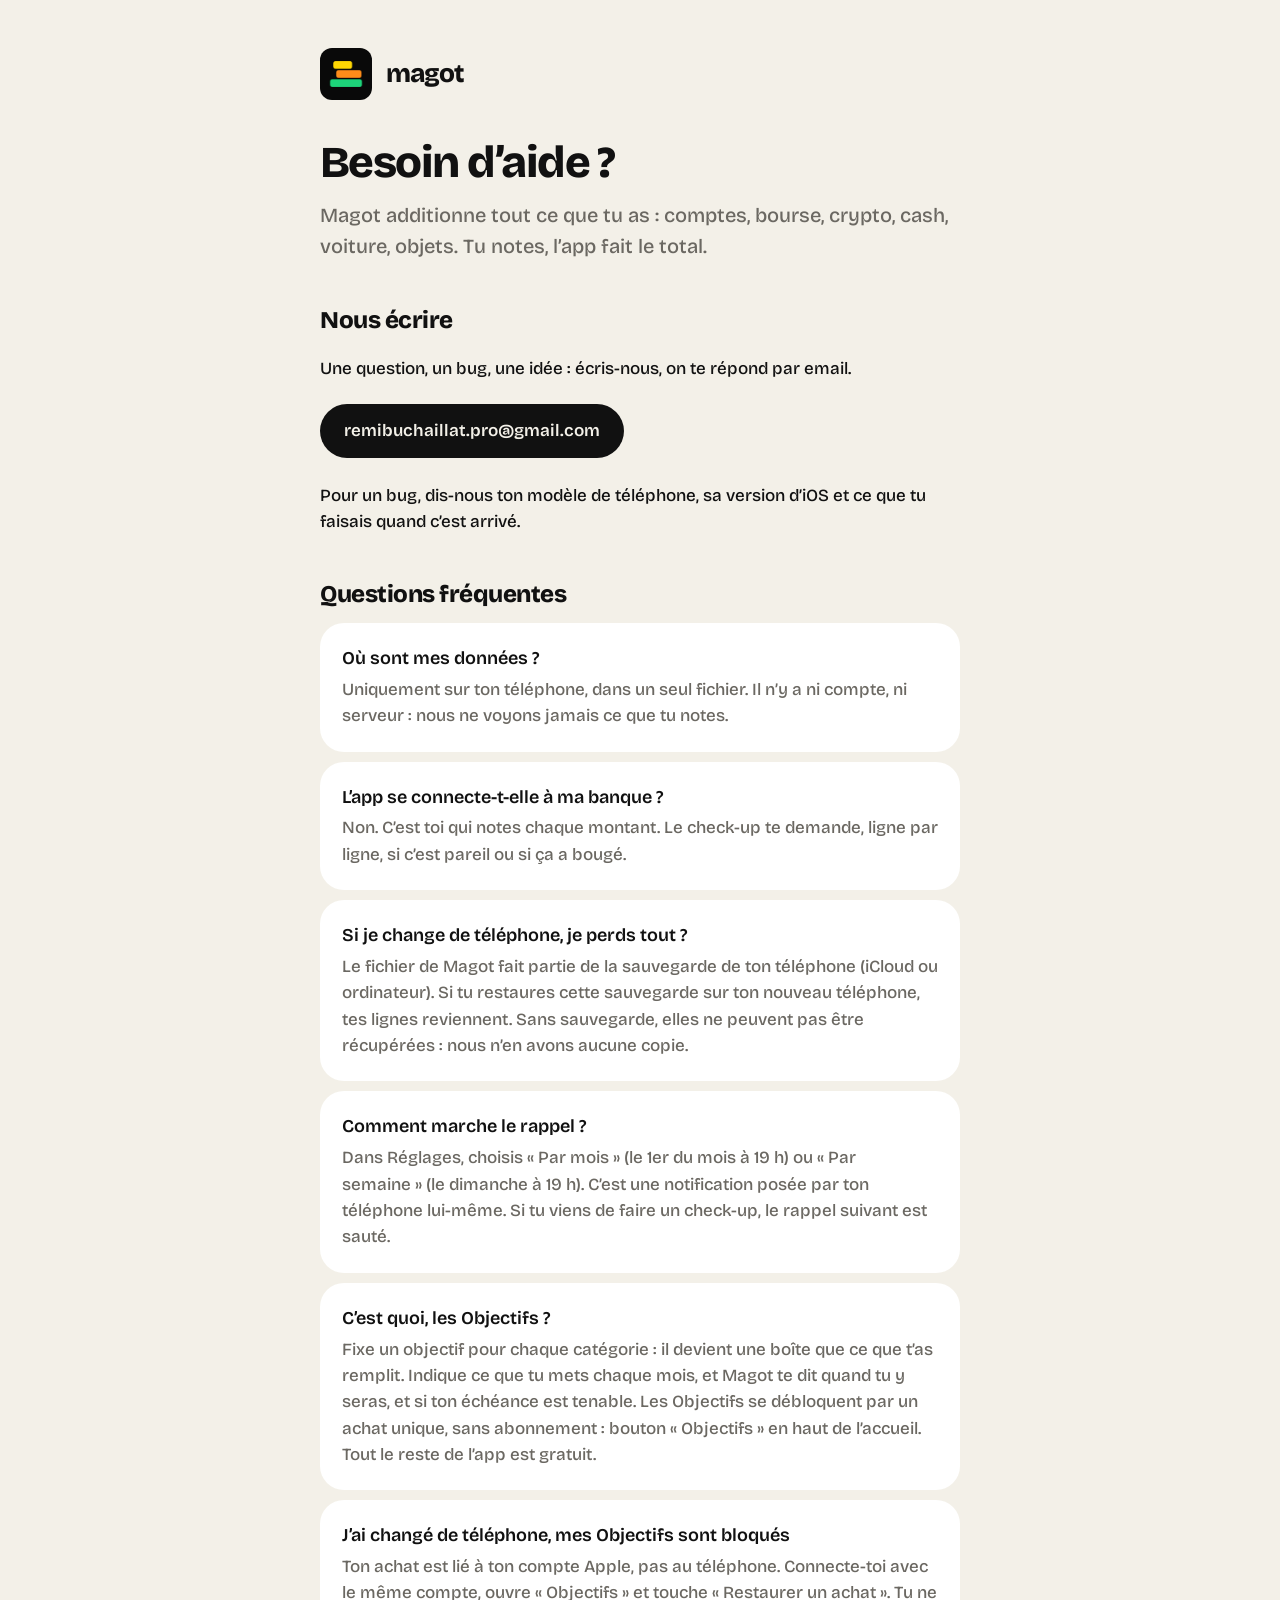
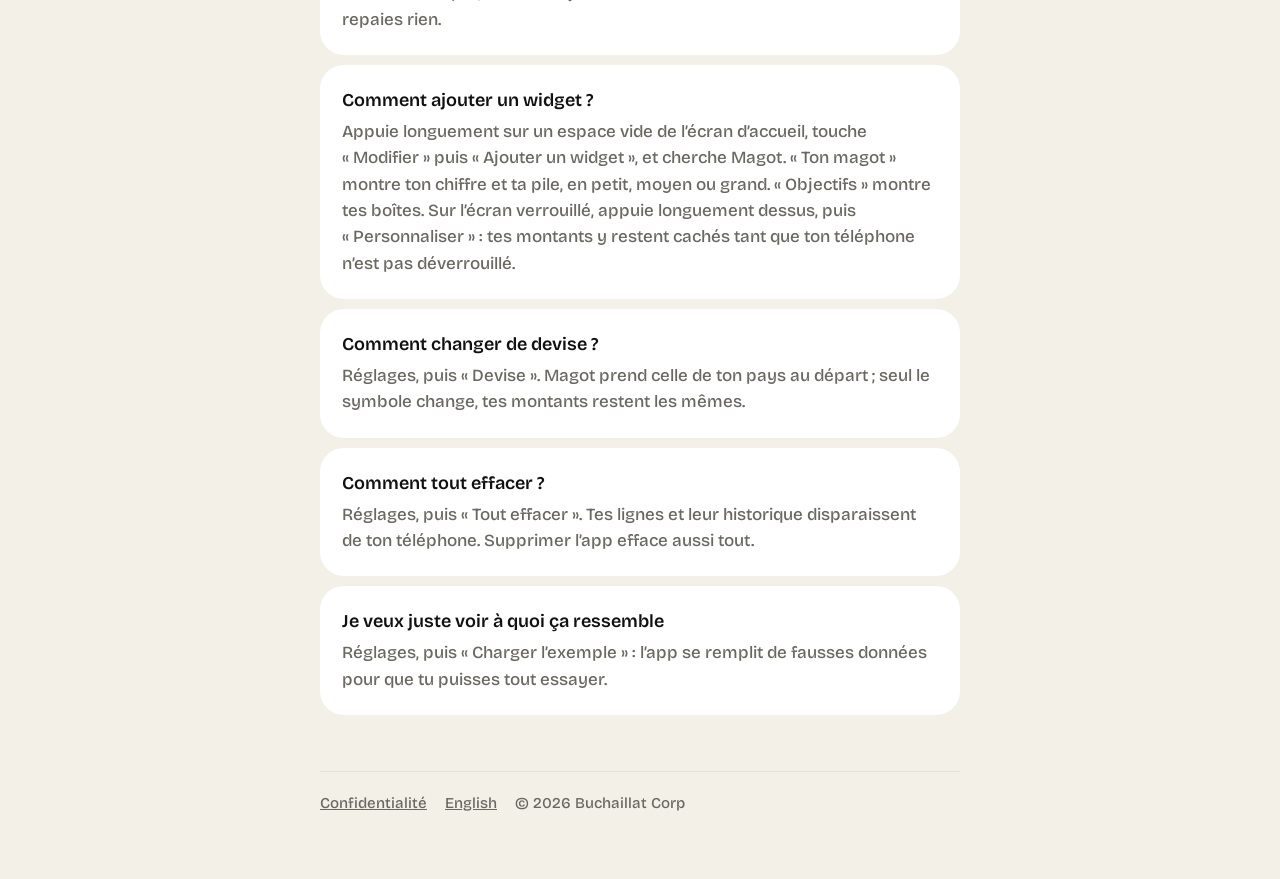
<file: index.html>
<!doctype html>
<html lang="fr">
<head>
  <meta charset="utf-8">
  <meta name="viewport" content="width=device-width, initial-scale=1">
  <title>Magot · Support</title>
  <meta name="description" content="Aide et contact pour Magot, l’app qui additionne tout ce que tu as en un seul chiffre.">
  <link rel="icon" href="icon.png">
  <link rel="stylesheet" href="style.css">
</head>
<body>
<main>
  <header>
    <img src="icon.png" alt="">
    <a href="./">magot</a>
  </header>

  <h1>Besoin d’aide ?</h1>
  <p class="lead">Magot additionne tout ce que tu as : comptes, bourse, crypto, cash, voiture, objets. Tu notes, l’app fait le total.</p>

  <h2>Nous écrire</h2>
  <p>Une question, un bug, une idée : écris-nous, on te répond par email.</p>
  <a class="contact" href="mailto:remibuchaillat.pro@gmail.com?subject=Magot">remibuchaillat.pro@gmail.com</a>
  <p>Pour un bug, dis-nous ton modèle de téléphone, sa version d’iOS et ce que tu faisais quand c’est arrivé.</p>

  <h2>Questions fréquentes</h2>

  <div class="card">
    <h3>Où sont mes données ?</h3>
    <p>Uniquement sur ton téléphone, dans un seul fichier. Il n’y a ni compte, ni serveur : nous ne voyons jamais ce que tu notes.</p>
  </div>

  <div class="card">
    <h3>L’app se connecte-t-elle à ma banque ?</h3>
    <p>Non. C’est toi qui notes chaque montant. Le check-up te demande, ligne par ligne, si c’est pareil ou si ça a bougé.</p>
  </div>

  <div class="card">
    <h3>Si je change de téléphone, je perds tout ?</h3>
    <p>Le fichier de Magot fait partie de la sauvegarde de ton téléphone (iCloud ou ordinateur). Si tu restaures cette sauvegarde sur ton nouveau téléphone, tes lignes reviennent. Sans sauvegarde, elles ne peuvent pas être récupérées : nous n’en avons aucune copie.</p>
  </div>

  <div class="card">
    <h3>Comment marche le rappel ?</h3>
    <p>Dans Réglages, choisis « Par mois » (le 1er du mois à 19 h) ou « Par semaine » (le dimanche à 19 h). C’est une notification posée par ton téléphone lui-même. Si tu viens de faire un check-up, le rappel suivant est sauté.</p>
  </div>

  <div class="card">
    <h3>C’est quoi, les Objectifs ?</h3>
    <p>Fixe un objectif pour chaque catégorie : il devient une boîte que ce que t’as remplit. Indique ce que tu mets chaque mois, et Magot te dit quand tu y seras, et si ton échéance est tenable. Les Objectifs se débloquent par un achat unique, sans abonnement : bouton « Objectifs » en haut de l’accueil. Tout le reste de l’app est gratuit.</p>
  </div>

  <div class="card">
    <h3>J’ai changé de téléphone, mes Objectifs sont bloqués</h3>
    <p>Ton achat est lié à ton compte Apple, pas au téléphone. Connecte-toi avec le même compte, ouvre « Objectifs » et touche « Restaurer un achat ». Tu ne repaies rien.</p>
  </div>

  <div class="card">
    <h3>Comment ajouter un widget ?</h3>
    <p>Appuie longuement sur un espace vide de l’écran d’accueil, touche « Modifier » puis « Ajouter un widget », et cherche Magot. « Ton magot » montre ton chiffre et ta pile, en petit, moyen ou grand. « Objectifs » montre tes boîtes. Sur l’écran verrouillé, appuie longuement dessus, puis « Personnaliser » : tes montants y restent cachés tant que ton téléphone n’est pas déverrouillé.</p>
  </div>

  <div class="card">
    <h3>Comment changer de devise ?</h3>
    <p>Réglages, puis « Devise ». Magot prend celle de ton pays au départ ; seul le symbole change, tes montants restent les mêmes.</p>
  </div>

  <div class="card">
    <h3>Comment tout effacer ?</h3>
    <p>Réglages, puis « Tout effacer ». Tes lignes et leur historique disparaissent de ton téléphone. Supprimer l’app efface aussi tout.</p>
  </div>

  <div class="card">
    <h3>Je veux juste voir à quoi ça ressemble</h3>
    <p>Réglages, puis « Charger l’exemple » : l’app se remplit de fausses données pour que tu puisses tout essayer.</p>
  </div>

  <footer>
    <a href="confidentialite.html">Confidentialité</a>
    <a href="support.html" hreflang="en">English</a>
    <span>© 2026 Buchaillat Corp</span>
  </footer>
</main>
</body>
</html>
</file>
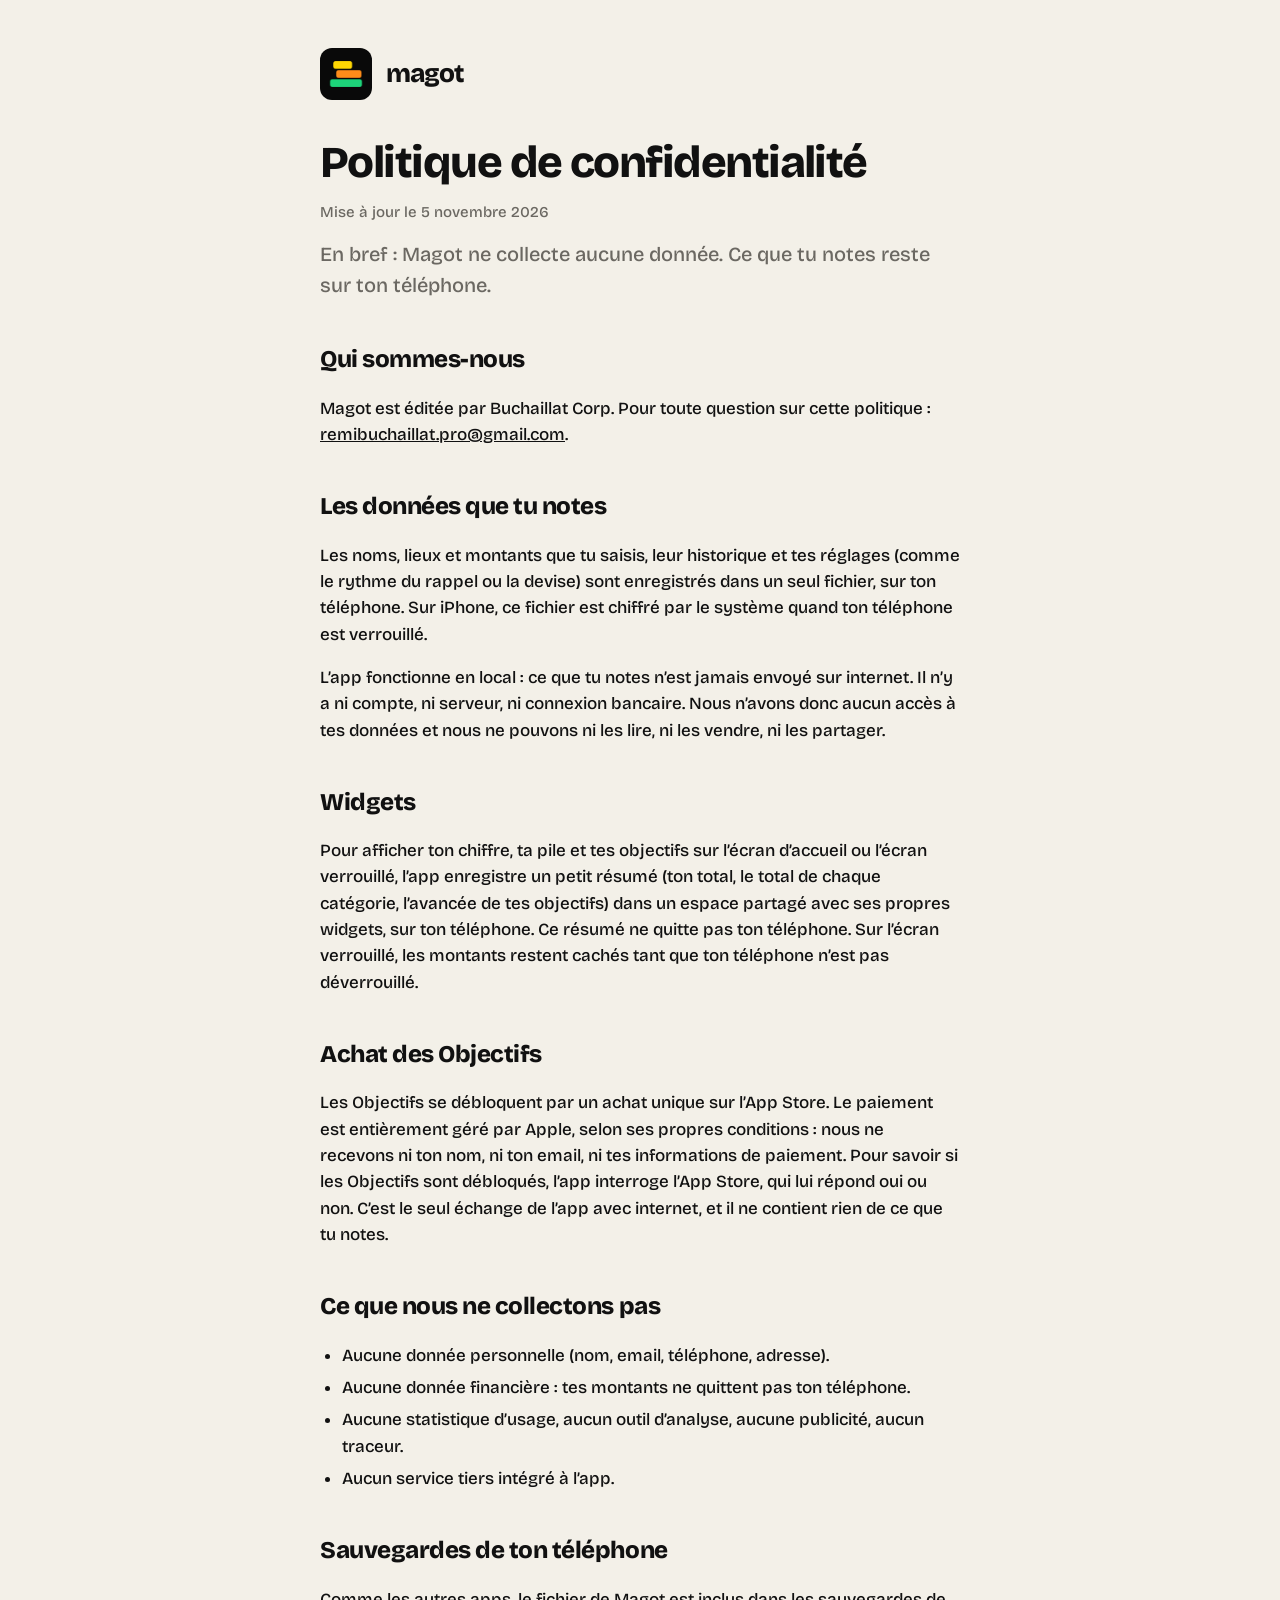
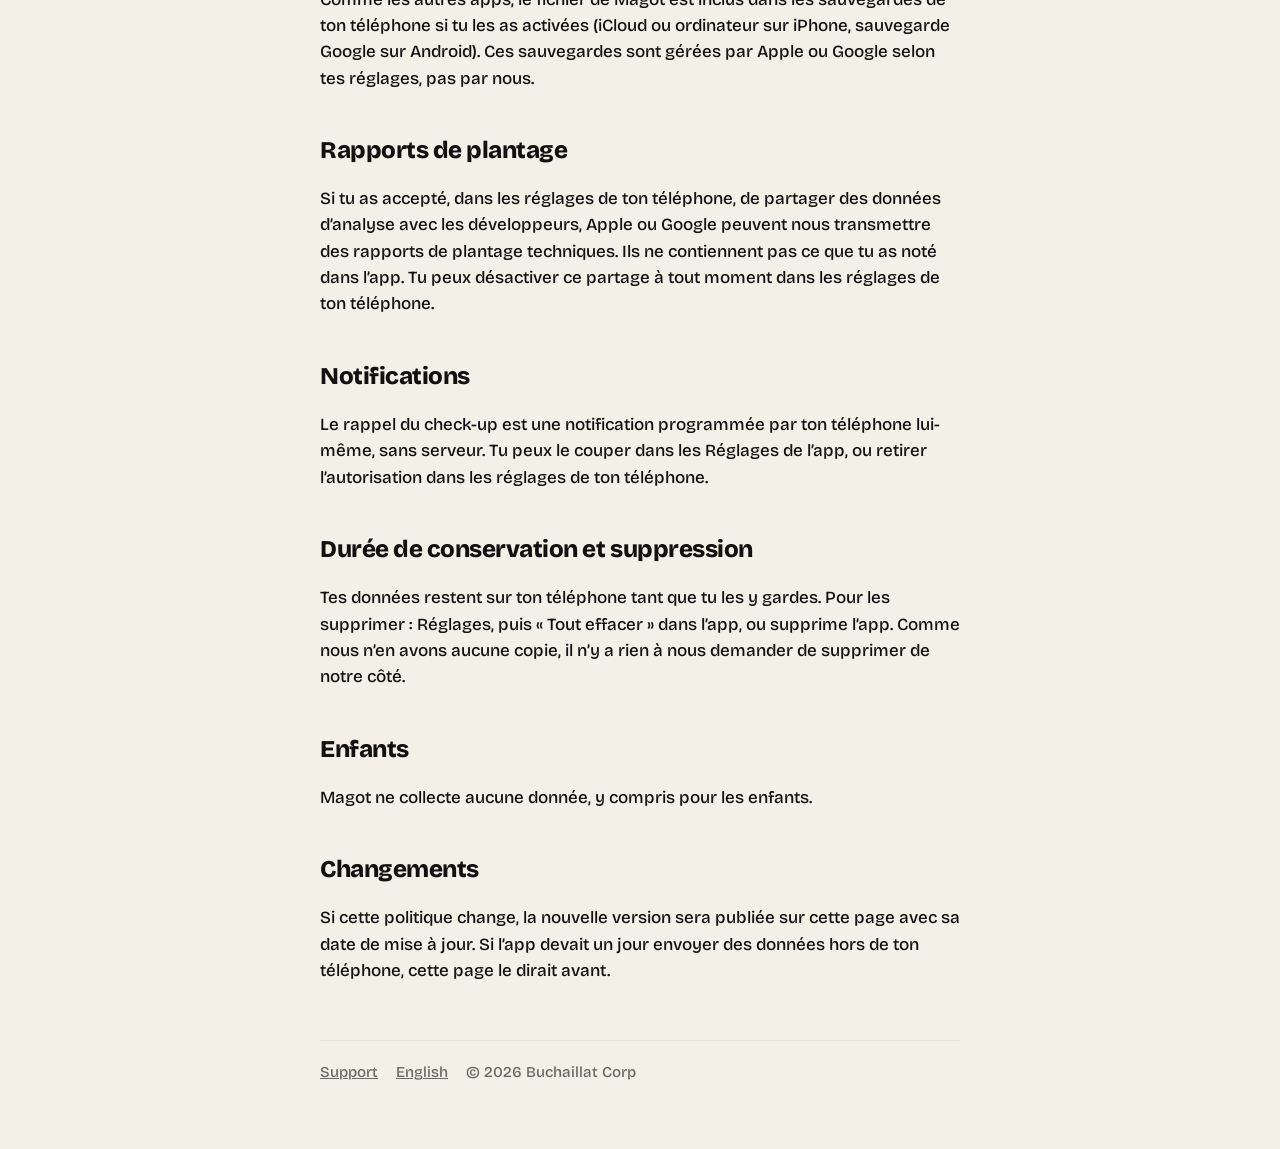
<file: confidentialite.html>
<!doctype html>
<html lang="fr">
<head>
  <meta charset="utf-8">
  <meta name="viewport" content="width=device-width, initial-scale=1">
  <title>Magot · Confidentialité</title>
  <meta name="description" content="Politique de confidentialité de Magot : aucune donnée collectée, tout reste sur ton téléphone.">
  <link rel="icon" href="icon.png">
  <link rel="stylesheet" href="style.css">
</head>
<body>
<main>
  <header>
    <img src="icon.png" alt="">
    <a href="./">magot</a>
  </header>

  <h1>Politique de confidentialité</h1>
  <p class="date">Mise à jour le 5 novembre 2026</p>
  <p class="lead">En bref : Magot ne collecte aucune donnée. Ce que tu notes reste sur ton téléphone.</p>

  <h2>Qui sommes-nous</h2>
  <p>Magot est éditée par Buchaillat Corp. Pour toute question sur cette politique : <a href="mailto:remibuchaillat.pro@gmail.com">remibuchaillat.pro@gmail.com</a>.</p>

  <h2>Les données que tu notes</h2>
  <p>Les noms, lieux et montants que tu saisis, leur historique et tes réglages (comme le rythme du rappel ou la devise) sont enregistrés dans un seul fichier, sur ton téléphone. Sur iPhone, ce fichier est chiffré par le système quand ton téléphone est verrouillé.</p>
  <p>L’app fonctionne en local : ce que tu notes n’est jamais envoyé sur internet. Il n’y a ni compte, ni serveur, ni connexion bancaire. Nous n’avons donc aucun accès à tes données et nous ne pouvons ni les lire, ni les vendre, ni les partager.</p>

  <h2>Widgets</h2>
  <p>Pour afficher ton chiffre, ta pile et tes objectifs sur l’écran d’accueil ou l’écran verrouillé, l’app enregistre un petit résumé (ton total, le total de chaque catégorie, l’avancée de tes objectifs) dans un espace partagé avec ses propres widgets, sur ton téléphone. Ce résumé ne quitte pas ton téléphone. Sur l’écran verrouillé, les montants restent cachés tant que ton téléphone n’est pas déverrouillé.</p>

  <h2>Achat des Objectifs</h2>
  <p>Les Objectifs se débloquent par un achat unique sur l’App Store. Le paiement est entièrement géré par Apple, selon ses propres conditions : nous ne recevons ni ton nom, ni ton email, ni tes informations de paiement. Pour savoir si les Objectifs sont débloqués, l’app interroge l’App Store, qui lui répond oui ou non. C’est le seul échange de l’app avec internet, et il ne contient rien de ce que tu notes.</p>

  <h2>Ce que nous ne collectons pas</h2>
  <ul>
    <li>Aucune donnée personnelle (nom, email, téléphone, adresse).</li>
    <li>Aucune donnée financière : tes montants ne quittent pas ton téléphone.</li>
    <li>Aucune statistique d’usage, aucun outil d’analyse, aucune publicité, aucun traceur.</li>
    <li>Aucun service tiers intégré à l’app.</li>
  </ul>

  <h2>Sauvegardes de ton téléphone</h2>
  <p>Comme les autres apps, le fichier de Magot est inclus dans les sauvegardes de ton téléphone si tu les as activées (iCloud ou ordinateur sur iPhone, sauvegarde Google sur Android). Ces sauvegardes sont gérées par Apple ou Google selon tes réglages, pas par nous.</p>

  <h2>Rapports de plantage</h2>
  <p>Si tu as accepté, dans les réglages de ton téléphone, de partager des données d’analyse avec les développeurs, Apple ou Google peuvent nous transmettre des rapports de plantage techniques. Ils ne contiennent pas ce que tu as noté dans l’app. Tu peux désactiver ce partage à tout moment dans les réglages de ton téléphone.</p>

  <h2>Notifications</h2>
  <p>Le rappel du check-up est une notification programmée par ton téléphone lui-même, sans serveur. Tu peux le couper dans les Réglages de l’app, ou retirer l’autorisation dans les réglages de ton téléphone.</p>

  <h2>Durée de conservation et suppression</h2>
  <p>Tes données restent sur ton téléphone tant que tu les y gardes. Pour les supprimer : Réglages, puis « Tout effacer » dans l’app, ou supprime l’app. Comme nous n’en avons aucune copie, il n’y a rien à nous demander de supprimer de notre côté.</p>

  <h2>Enfants</h2>
  <p>Magot ne collecte aucune donnée, y compris pour les enfants.</p>

  <h2>Changements</h2>
  <p>Si cette politique change, la nouvelle version sera publiée sur cette page avec sa date de mise à jour. Si l’app devait un jour envoyer des données hors de ton téléphone, cette page le dirait avant.</p>

  <footer>
    <a href="./">Support</a>
    <a href="privacy.html" hreflang="en">English</a>
    <span>© 2026 Buchaillat Corp</span>
  </footer>
</main>
</body>
</html>
</file>
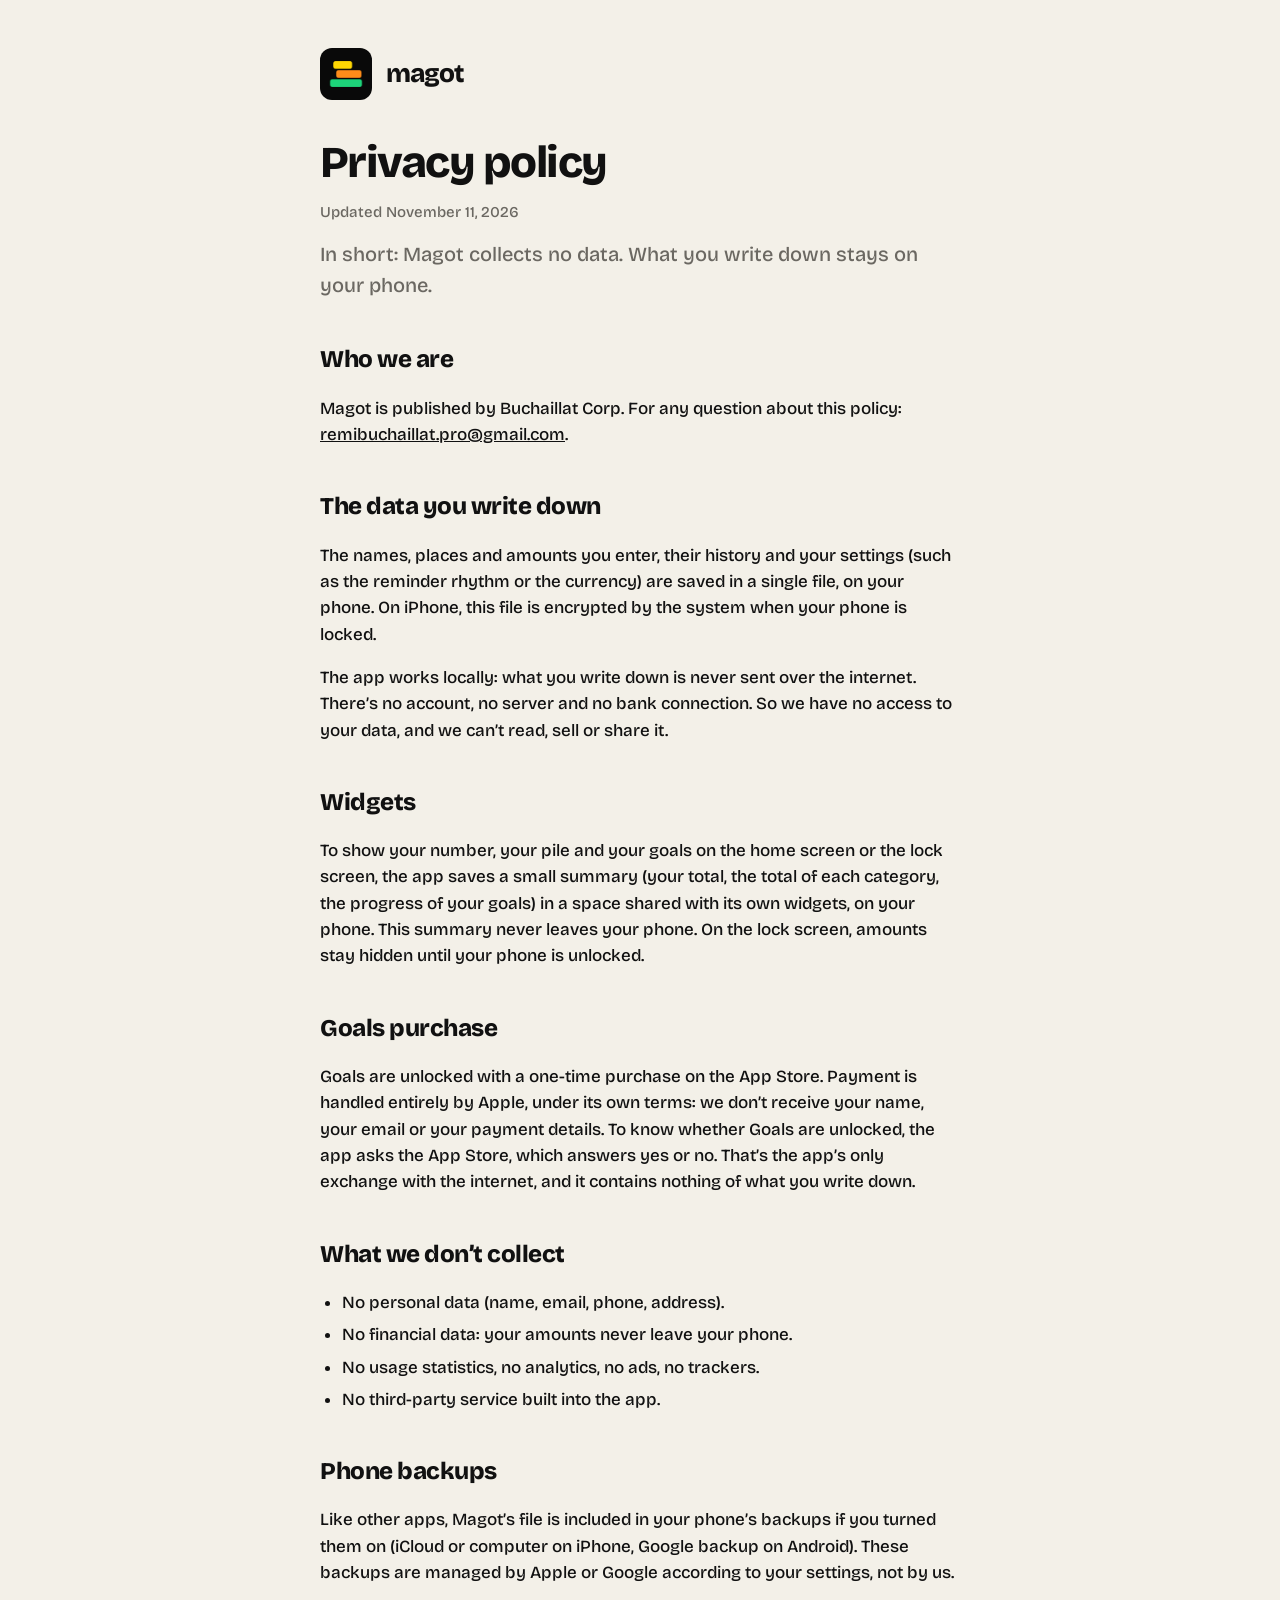
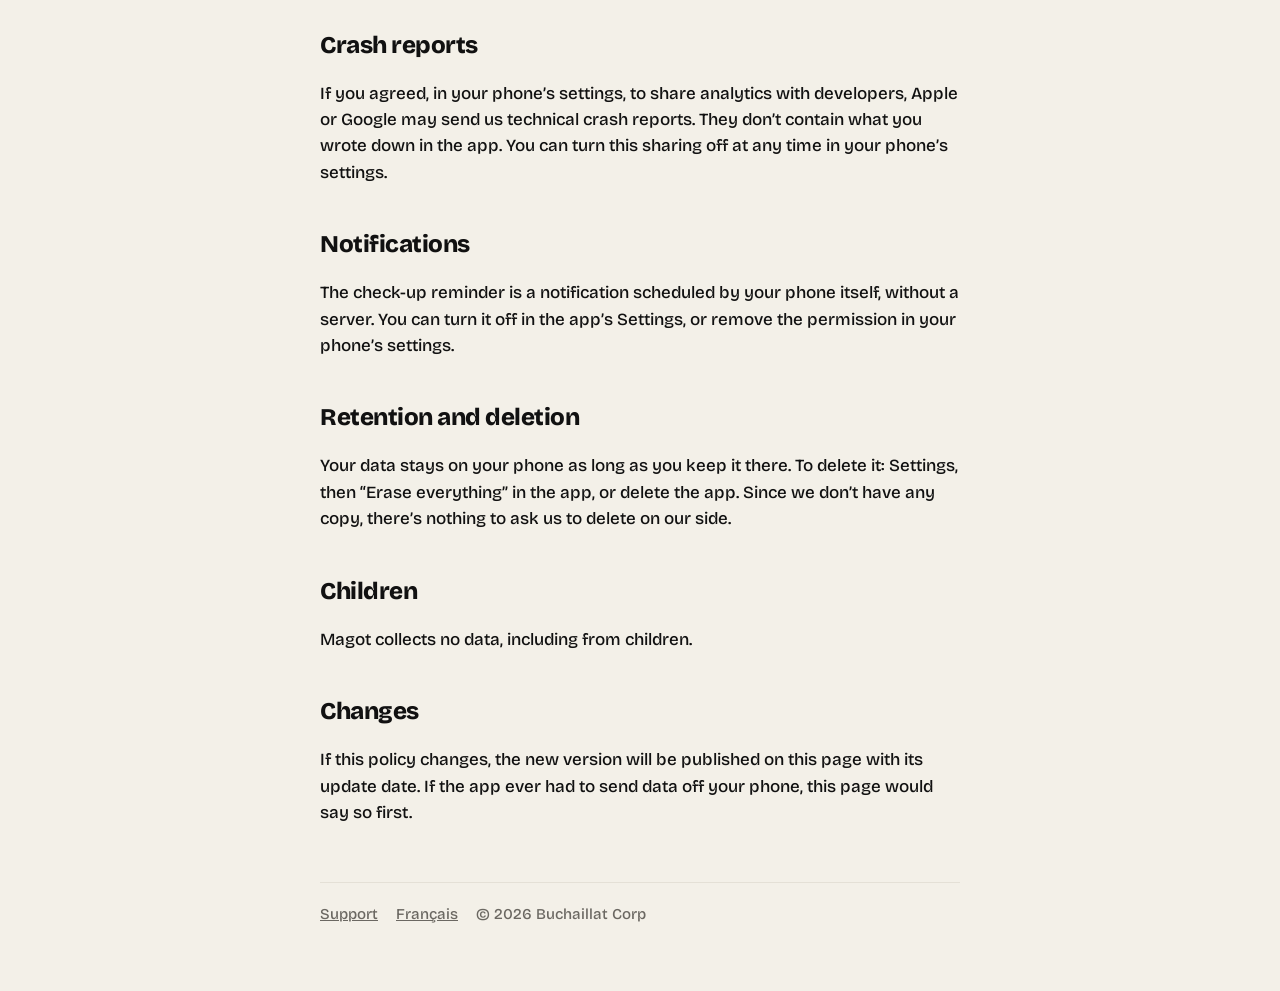
<file: privacy.html>
<!doctype html>
<html lang="en">
<head>
  <meta charset="utf-8">
  <meta name="viewport" content="width=device-width, initial-scale=1">
  <title>Magot · Privacy</title>
  <meta name="description" content="Magot privacy policy: no data collected, everything stays on your phone.">
  <link rel="icon" href="icon.png">
  <link rel="alternate" hreflang="fr" href="confidentialite.html">
  <link rel="stylesheet" href="style.css">
</head>
<body>
<main>
  <header>
    <img src="icon.png" alt="">
    <a href="support.html">magot</a>
  </header>

  <h1>Privacy policy</h1>
  <p class="date">Updated November 11, 2026</p>
  <p class="lead">In short: Magot collects no data. What you write down stays on your phone.</p>

  <h2>Who we are</h2>
  <p>Magot is published by Buchaillat Corp. For any question about this policy: <a href="mailto:remibuchaillat.pro@gmail.com">remibuchaillat.pro@gmail.com</a>.</p>

  <h2>The data you write down</h2>
  <p>The names, places and amounts you enter, their history and your settings (such as the reminder rhythm or the currency) are saved in a single file, on your phone. On iPhone, this file is encrypted by the system when your phone is locked.</p>
  <p>The app works locally: what you write down is never sent over the internet. There’s no account, no server and no bank connection. So we have no access to your data, and we can’t read, sell or share it.</p>

  <h2>Widgets</h2>
  <p>To show your number, your pile and your goals on the home screen or the lock screen, the app saves a small summary (your total, the total of each category, the progress of your goals) in a space shared with its own widgets, on your phone. This summary never leaves your phone. On the lock screen, amounts stay hidden until your phone is unlocked.</p>

  <h2>Goals purchase</h2>
  <p>Goals are unlocked with a one-time purchase on the App Store. Payment is handled entirely by Apple, under its own terms: we don’t receive your name, your email or your payment details. To know whether Goals are unlocked, the app asks the App Store, which answers yes or no. That’s the app’s only exchange with the internet, and it contains nothing of what you write down.</p>

  <h2>What we don’t collect</h2>
  <ul>
    <li>No personal data (name, email, phone, address).</li>
    <li>No financial data: your amounts never leave your phone.</li>
    <li>No usage statistics, no analytics, no ads, no trackers.</li>
    <li>No third-party service built into the app.</li>
  </ul>

  <h2>Phone backups</h2>
  <p>Like other apps, Magot’s file is included in your phone’s backups if you turned them on (iCloud or computer on iPhone, Google backup on Android). These backups are managed by Apple or Google according to your settings, not by us.</p>

  <h2>Crash reports</h2>
  <p>If you agreed, in your phone’s settings, to share analytics with developers, Apple or Google may send us technical crash reports. They don’t contain what you wrote down in the app. You can turn this sharing off at any time in your phone’s settings.</p>

  <h2>Notifications</h2>
  <p>The check-up reminder is a notification scheduled by your phone itself, without a server. You can turn it off in the app’s Settings, or remove the permission in your phone’s settings.</p>

  <h2>Retention and deletion</h2>
  <p>Your data stays on your phone as long as you keep it there. To delete it: Settings, then “Erase everything” in the app, or delete the app. Since we don’t have any copy, there’s nothing to ask us to delete on our side.</p>

  <h2>Children</h2>
  <p>Magot collects no data, including from children.</p>

  <h2>Changes</h2>
  <p>If this policy changes, the new version will be published on this page with its update date. If the app ever had to send data off your phone, this page would say so first.</p>

  <footer>
    <a href="support.html">Support</a>
    <a href="confidentialite.html" hreflang="fr">Français</a>
    <span>© 2026 Buchaillat Corp</span>
  </footer>
</main>
</body>
</html>
</file>
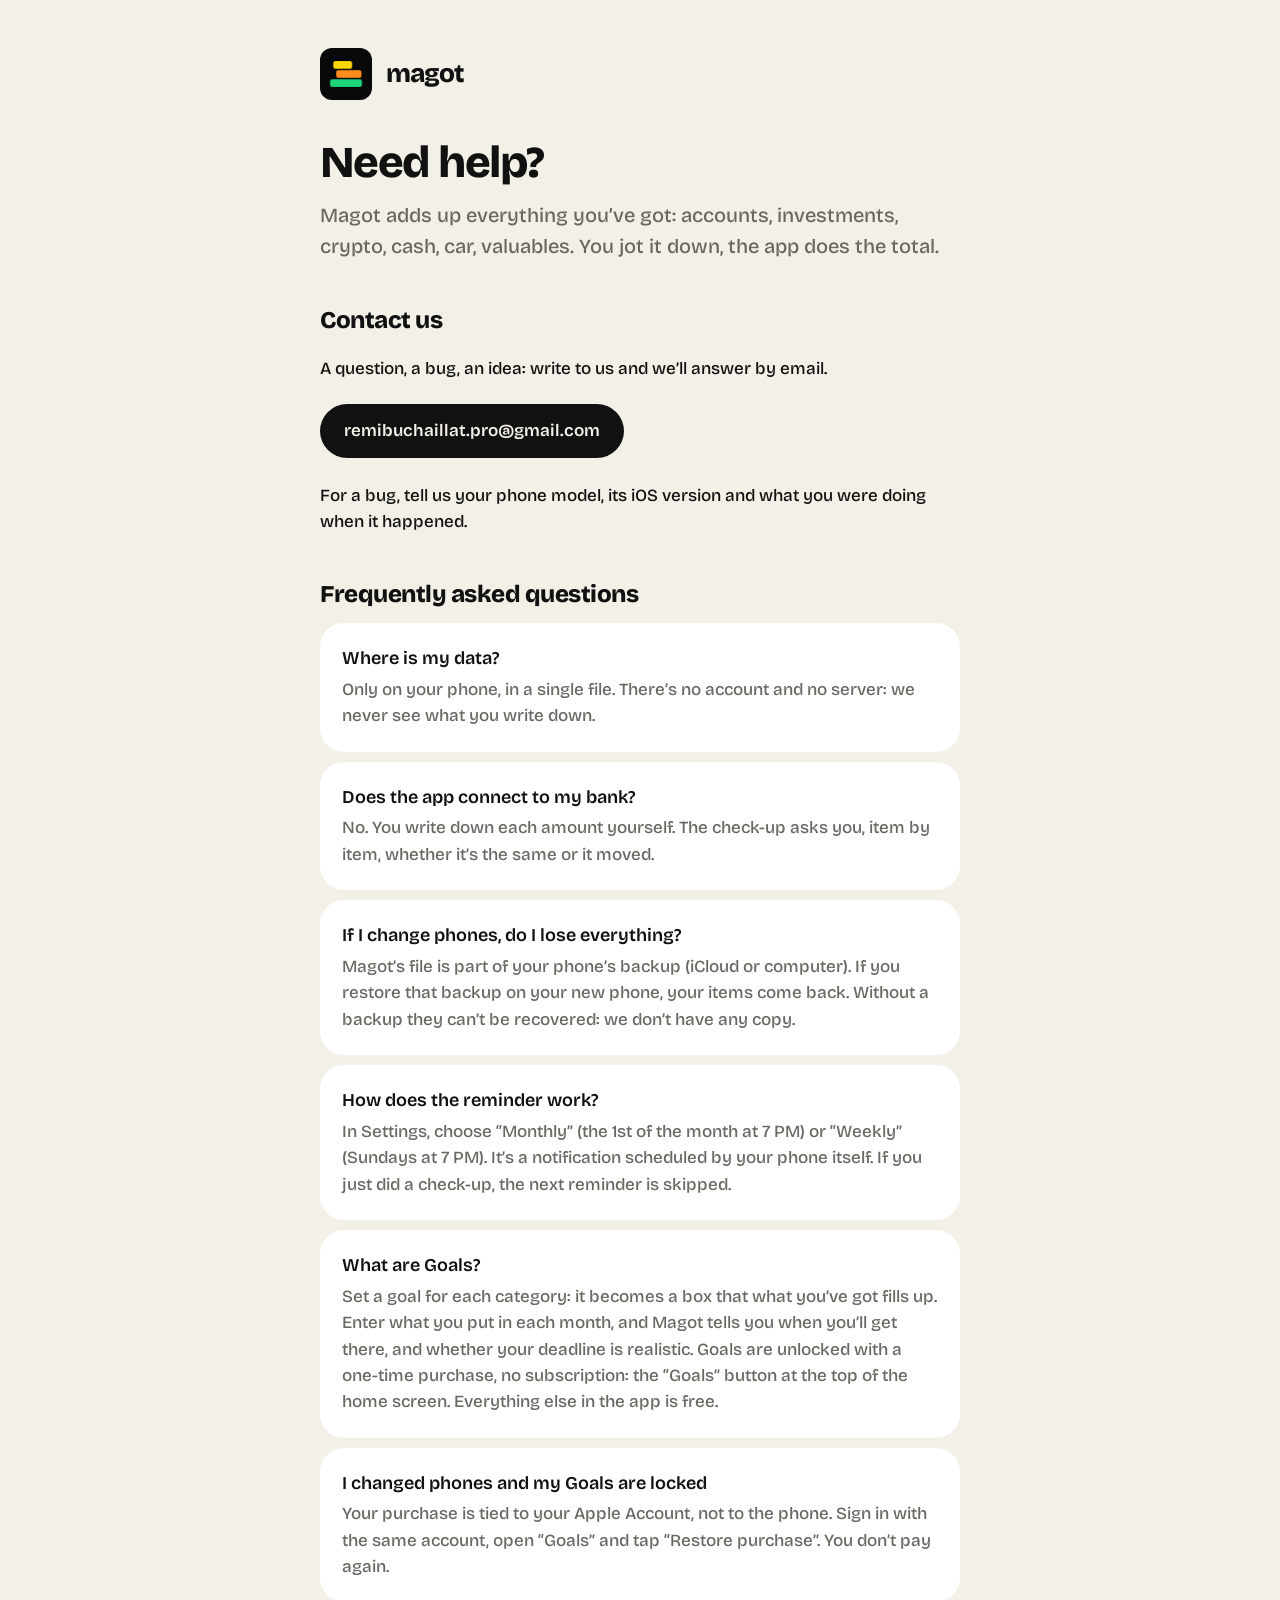
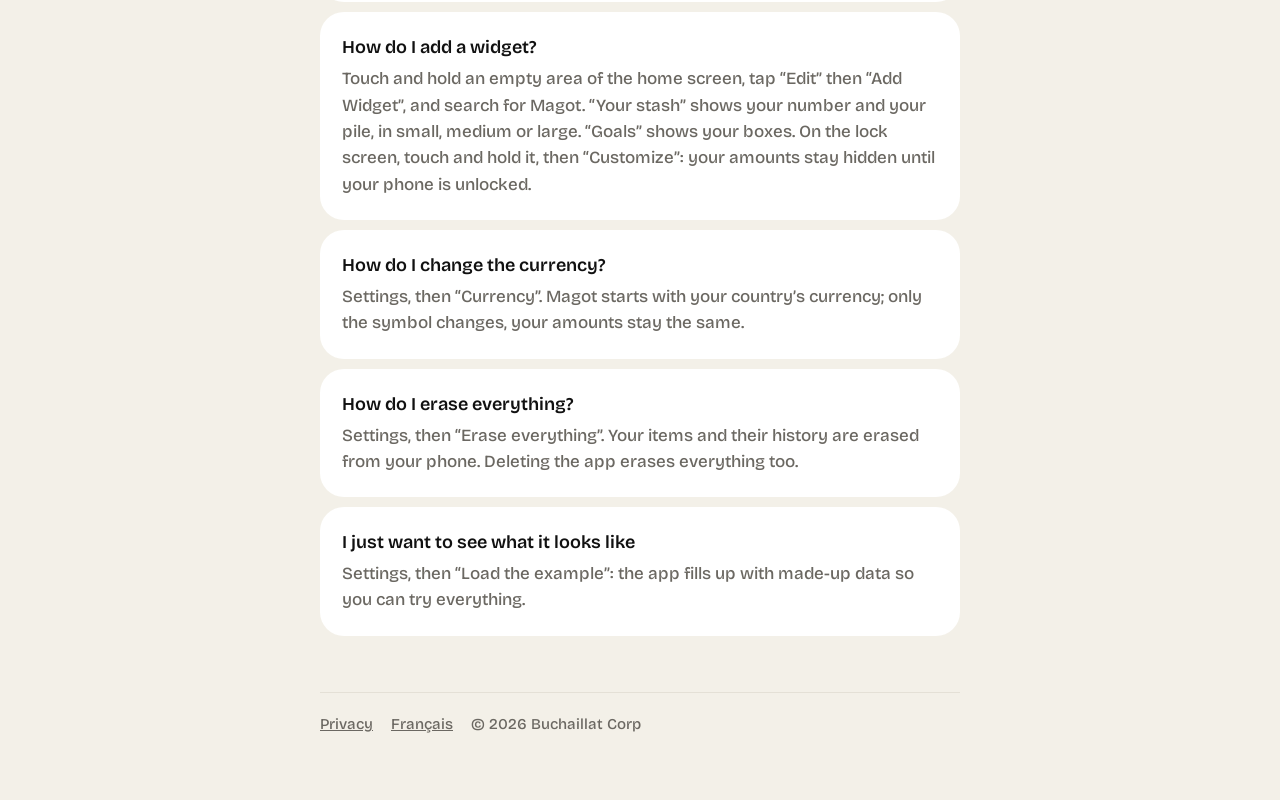
<file: support.html>
<!doctype html>
<html lang="en">
<head>
  <meta charset="utf-8">
  <meta name="viewport" content="width=device-width, initial-scale=1">
  <title>Magot · Support</title>
  <meta name="description" content="Help and contact for Magot, the app that adds up everything you’ve got into one number.">
  <link rel="icon" href="icon.png">
  <link rel="alternate" hreflang="fr" href="./">
  <link rel="stylesheet" href="style.css">
</head>
<body>
<main>
  <header>
    <img src="icon.png" alt="">
    <a href="support.html">magot</a>
  </header>

  <h1>Need help?</h1>
  <p class="lead">Magot adds up everything you’ve got: accounts, investments, crypto, cash, car, valuables. You jot it down, the app does the total.</p>

  <h2>Contact us</h2>
  <p>A question, a bug, an idea: write to us and we’ll answer by email.</p>
  <a class="contact" href="mailto:remibuchaillat.pro@gmail.com?subject=Magot">remibuchaillat.pro@gmail.com</a>
  <p>For a bug, tell us your phone model, its iOS version and what you were doing when it happened.</p>

  <h2>Frequently asked questions</h2>

  <div class="card">
    <h3>Where is my data?</h3>
    <p>Only on your phone, in a single file. There’s no account and no server: we never see what you write down.</p>
  </div>

  <div class="card">
    <h3>Does the app connect to my bank?</h3>
    <p>No. You write down each amount yourself. The check-up asks you, item by item, whether it’s the same or it moved.</p>
  </div>

  <div class="card">
    <h3>If I change phones, do I lose everything?</h3>
    <p>Magot’s file is part of your phone’s backup (iCloud or computer). If you restore that backup on your new phone, your items come back. Without a backup they can’t be recovered: we don’t have any copy.</p>
  </div>

  <div class="card">
    <h3>How does the reminder work?</h3>
    <p>In Settings, choose “Monthly” (the 1st of the month at 7 PM) or “Weekly” (Sundays at 7 PM). It’s a notification scheduled by your phone itself. If you just did a check-up, the next reminder is skipped.</p>
  </div>

  <div class="card">
    <h3>What are Goals?</h3>
    <p>Set a goal for each category: it becomes a box that what you’ve got fills up. Enter what you put in each month, and Magot tells you when you’ll get there, and whether your deadline is realistic. Goals are unlocked with a one-time purchase, no subscription: the “Goals” button at the top of the home screen. Everything else in the app is free.</p>
  </div>

  <div class="card">
    <h3>I changed phones and my Goals are locked</h3>
    <p>Your purchase is tied to your Apple Account, not to the phone. Sign in with the same account, open “Goals” and tap “Restore purchase”. You don’t pay again.</p>
  </div>

  <div class="card">
    <h3>How do I add a widget?</h3>
    <p>Touch and hold an empty area of the home screen, tap “Edit” then “Add Widget”, and search for Magot. “Your stash” shows your number and your pile, in small, medium or large. “Goals” shows your boxes. On the lock screen, touch and hold it, then “Customize”: your amounts stay hidden until your phone is unlocked.</p>
  </div>

  <div class="card">
    <h3>How do I change the currency?</h3>
    <p>Settings, then “Currency”. Magot starts with your country’s currency; only the symbol changes, your amounts stay the same.</p>
  </div>

  <div class="card">
    <h3>How do I erase everything?</h3>
    <p>Settings, then “Erase everything”. Your items and their history are erased from your phone. Deleting the app erases everything too.</p>
  </div>

  <div class="card">
    <h3>I just want to see what it looks like</h3>
    <p>Settings, then “Load the example”: the app fills up with made-up data so you can try everything.</p>
  </div>

  <footer>
    <a href="privacy.html">Privacy</a>
    <a href="./" hreflang="fr">Français</a>
    <span>© 2026 Buchaillat Corp</span>
  </footer>
</main>
</body>
</html>
</file>
<file: style.css>
@font-face { font-family: "Bricolage"; src: url("fonts/BricolageGrotesque-Medium.ttf"); font-weight: 500; font-display: swap; }
@font-face { font-family: "Bricolage"; src: url("fonts/BricolageGrotesque-SemiBold.ttf"); font-weight: 600; font-display: swap; }
@font-face { font-family: "Bricolage"; src: url("fonts/BricolageGrotesque-ExtraBold.ttf"); font-weight: 800; font-display: swap; }

:root {
  --paper: #F3F0E8;
  --ink: #111111;
  --mute: #6B6862;
  --card: #FFFFFF;
  --line: #E4E0D6;
}

* { box-sizing: border-box; }

body {
  margin: 0;
  background: var(--paper);
  color: var(--ink);
  font-family: "Bricolage", -apple-system, system-ui, sans-serif;
  font-weight: 500;
  font-size: 17px;
  line-height: 1.55;
}

main { max-width: 680px; margin: 0 auto; padding: 48px 20px 64px; }

header { display: flex; align-items: center; gap: 14px; margin-bottom: 40px; }
header img { width: 52px; height: 52px; border-radius: 12px; }
header a { color: inherit; text-decoration: none; font-weight: 800; font-size: 26px; letter-spacing: -0.04em; }

h1 { font-weight: 800; font-size: 44px; line-height: 1.05; letter-spacing: -0.035em; margin: 0 0 14px; }
h2 { font-weight: 800; font-size: 24px; letter-spacing: -0.02em; margin: 40px 0 10px; }
h3 { font-weight: 600; font-size: 18px; margin: 0 0 4px; }

.lead { font-size: 20px; color: var(--mute); margin: 0 0 32px; }
.date { color: var(--mute); font-size: 15px; }

.card { background: var(--card); border-radius: 24px; padding: 22px; margin: 10px 0; }
.card p { margin: 0; color: var(--mute); }

.contact { display: inline-block; background: var(--ink); color: var(--paper); border-radius: 999px; padding: 14px 24px; font-weight: 600; text-decoration: none; margin: 4px 0 8px; }

a { color: var(--ink); }
ul { padding-left: 22px; }
li { margin: 6px 0; }

footer { margin-top: 56px; padding-top: 20px; border-top: 1px solid var(--line); color: var(--mute); font-size: 15px; display: flex; gap: 18px; flex-wrap: wrap; }
footer a { color: var(--mute); }

@media (max-width: 480px) {
  main { padding-top: 32px; }
  h1 { font-size: 36px; }
}
</file>
